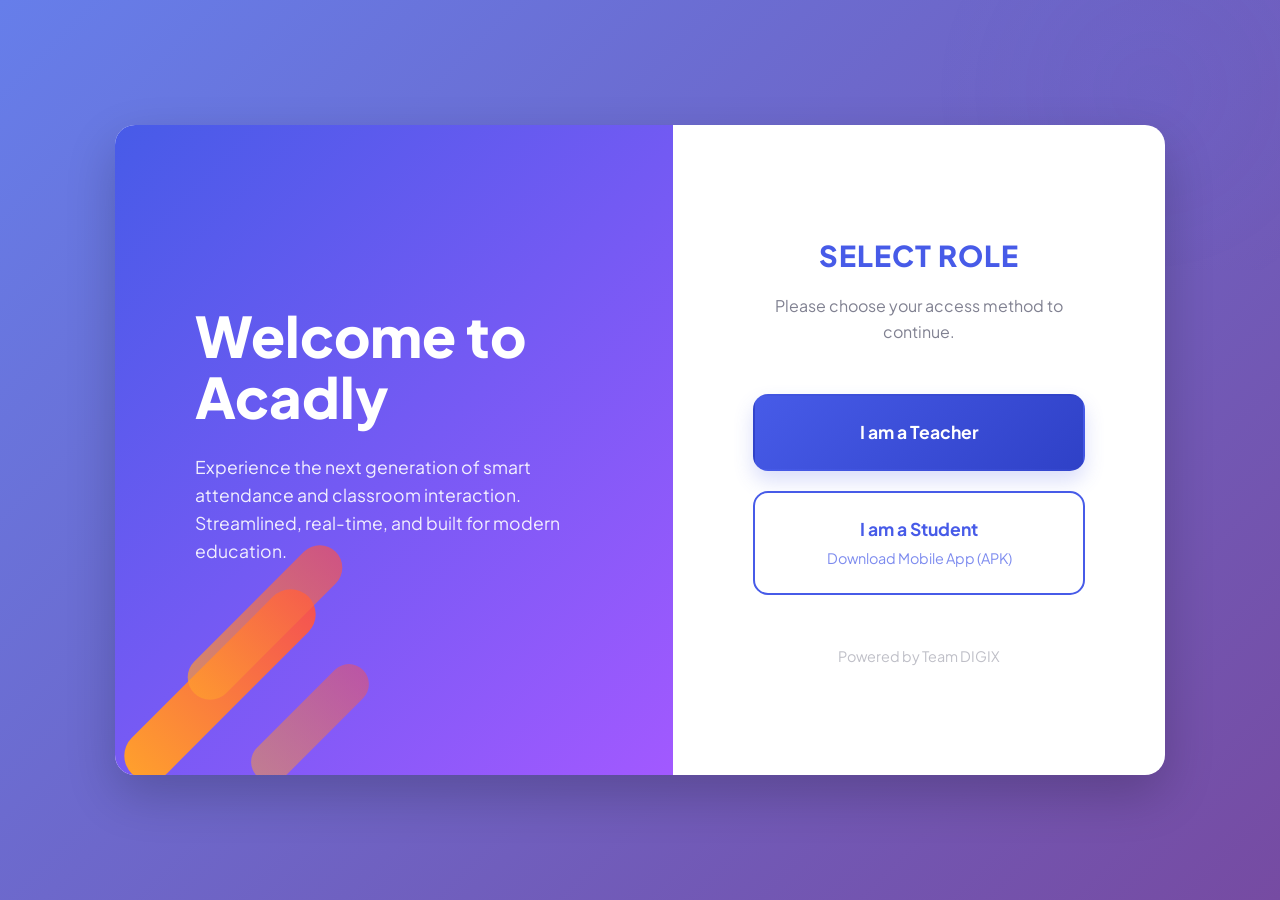
<file: index.html>
<!DOCTYPE html>
<html lang="en">
<head>
    <meta charset="UTF-8">
    <meta name="viewport" content="width=device-width, initial-scale=1.0">
    <title>Acadly | Smart Attendance</title>
    <link rel="icon" type="image/jpeg" href="icon.jpeg">
    <link rel="stylesheet" href="css/style.css">
    <style>
        body {
            background: linear-gradient(135deg, #667eea 0%, #764ba2 100%);
            display: flex;
            justify-content: center;
            align-items: center;
            height: 100vh;
            margin: 0;
            overflow: hidden;
        }

        .main-container {
            display: flex;
            width: 1050px;
            height: 650px;
            background: white;
            border-radius: 20px;
            box-shadow: 0 20px 50px rgba(0,0,0,0.2);
            overflow: hidden;
            position: relative;
        }

        /* Left Side - Welcome Section */
        .welcome-side {
            flex: 1.2;
            background: linear-gradient(135deg, #475BE8 0%, #A259FF 100%);
            padding: 80px;
            color: white;
            display: flex;
            flex-direction: column;
            justify-content: center;
            position: relative;
            z-index: 1;
        }

        .welcome-side h1 {
            font-size: 3.5rem;
            font-weight: 800;
            margin-bottom: 25px;
            line-height: 1.1;
        }

        .welcome-side p {
            font-size: 1.1rem;
            opacity: 0.9;
            line-height: 1.6;
            margin-bottom: 30px;
        }

        /* Design Elements (The colored pills/shapes) */
        .shape {
            position: absolute;
            background: rgba(255, 255, 255, 0.1);
            border-radius: 50px;
            transform: rotate(-45deg);
            z-index: -1;
        }

        .shape-1 { width: 250px; height: 50px; bottom: 10%; left: -20px; background: linear-gradient(90deg, #FF9F2D, #F45252); }
        .shape-2 { width: 200px; height: 45px; bottom: 20%; left: 50px; background: linear-gradient(90deg, #FF9F2D, #F45252); opacity: 0.7; }
        .shape-3 { width: 150px; height: 40px; bottom: 5%; left: 120px; background: linear-gradient(90deg, #FF9F2D, #F45252); opacity: 0.5; }

        /* Right Side - Selection Section */
        .selection-side {
            flex: 1;
            padding: 80px;
            display: flex;
            flex-direction: column;
            justify-content: center;
            align-items: center;
            text-align: center;
        }

        .selection-side h2 {
            color: #475BE8;
            font-weight: 800;
            margin-bottom: 15px;
            font-size: 1.8rem;
            text-transform: uppercase;
            letter-spacing: 1px;
        }

        .selection-side p {
            color: var(--text-body);
            margin-bottom: 50px;
            font-size: 1rem;
        }

        .options-group {
            width: 100%;
            display: flex;
            flex-direction: column;
            gap: 20px;
        }

        .option-btn {
            width: 100%;
            padding: 22px;
            border-radius: 15px;
            font-weight: 700;
            font-size: 1.1rem;
            cursor: pointer;
            transition: all 0.3s ease;
            text-decoration: none;
            display: flex;
            align-items: center;
            justify-content: center;
            gap: 10px;
            border: 2px solid transparent;
        }

        .teacher-opt {
            background: var(--primary-gradient);
            color: white;
            box-shadow: 0 10px 20px rgba(71, 91, 232, 0.2);
        }

        .teacher-opt:hover {
            transform: translateY(-3px);
            box-shadow: 0 15px 30px rgba(71, 91, 232, 0.3);
        }

        .student-opt {
            background: white;
            color: #475BE8;
            border-color: #475BE8;
        }

        .student-opt:hover {
            background: #f8f9ff;
            transform: translateY(-3px);
        }

        .student-opt span {
            font-size: 0.9rem;
            opacity: 0.7;
            font-weight: 400;
        }

        @media (max-width: 1100px) {
            .main-container { width: 95%; height: auto; flex-direction: column; max-height: 95vh; overflow-y: auto; }
            .welcome-side { padding: 40px; }
            .selection-side { padding: 40px; }
        }
    </style>
</head>
<body>
    <div class="main-container">
        <!-- Left Side -->
        <div class="welcome-side">
            <h1>Welcome to Acadly</h1>
            <p>Experience the next generation of smart attendance and classroom interaction. Streamlined, real-time, and built for modern education.</p>

            <!-- Visual Shapes -->
            <div class="shape shape-1"></div>
            <div class="shape shape-2"></div>
            <div class="shape shape-3"></div>
        </div>

        <!-- Right Side -->
        <div class="selection-side">
            <h2>Select Role</h2>
            <p>Please choose your access method to continue.</p>

            <div class="options-group">
                <a href="login.html" class="option-btn teacher-opt">
                    I am a Teacher
                </a>

                <!-- This will trigger a download -->
                <a href="Acadly.apk" download class="option-btn student-opt">
                    <div>
                        I am a Student
                        <br>
                        <span>Download Mobile App (APK)</span>
                    </div>
                </a>
            </div>

            <div style="margin-top: 50px; opacity: 0.5; font-size: 0.9rem; color: var(--text-body);">
                Powered by Team DIGIX
            </div>
        </div>
    </div>
</body>
</html>
</file>
<file: css/style.css>
@import url('https://fonts.googleapis.com/css2?family=Plus+Jakarta+Sans:wght@300;400;500;600;700;800&display=swap');

:root {
    /* Light Mode Variables */
    --primary: #475BE8;
    --primary-soft: rgba(71, 91, 232, 0.1);
    --primary-gradient: linear-gradient(135deg, #475BE8 0%, #2F41C7 100%);
    --bg-main: #F4F7FE;
    --panel-white: #FFFFFF;
    --text-heading: #11142D;
    --text-body: #808191;
    --success: #2ED480;
    --danger: #F45252;
    --border-light: #E4E4E4;
    --radius-xl: 30px;
    --radius-lg: 18px;
    --radius-md: 12px;
    --shadow-premium: 0px 20px 50px rgba(0, 0, 0, 0.05);
    --shadow-glow: 0px 10px 30px rgba(71, 91, 232, 0.15);
    --transition: all 0.3s cubic-bezier(0.4, 0, 0.2, 1);
    --acadly-logo: #475BE8;
}

/* Dark Mode Variables */
[data-theme="dark"] {
    --bg-main: #0B1437;
    --panel-white: #111C44;
    --text-heading: #FFFFFF;
    --text-body: #A3AED0;
    --border-light: rgba(255, 255, 255, 0.1);
    --shadow-premium: 0px 20px 50px rgba(0, 0, 0, 0.3);
    --primary-soft: rgba(71, 91, 232, 0.2);
    --primary: #707EFA;
    --acadly-logo: #FFFFFF;
}

* {
    box-sizing: border-box;
    margin: 0;
    padding: 0;
    font-family: 'Plus Jakarta Sans', sans-serif;
}

body {
    background-color: var(--bg-main);
    color: var(--text-heading);
    line-height: 1.6;
    min-height: 100vh;
    transition: background-color 0.3s ease, color 0.3s ease;
}

/* Background Accents */
body::before {
    content: '';
    position: fixed;
    top: -10%;
    right: -10%;
    width: 40%;
    height: 40%;
    background: radial-gradient(circle, rgba(71, 91, 232, 0.05) 0%, transparent 70%);
    z-index: -1;
}

/* Auth Cards Redesign */
.centered-body {
    display: flex;
    justify-content: center;
    align-items: center;
    padding: 24px;
    min-height: 100vh;
}

.auth-card {
    background: var(--panel-white);
    padding: 4rem 3rem;
    border-radius: var(--radius-xl);
    width: 100%;
    max-width: 480px;
    box-shadow: var(--shadow-premium);
    border: 1px solid var(--border-light);
    text-align: center;
}

.auth-card h1 {
    font-size: 2.75rem;
    font-weight: 800;
    letter-spacing: -0.03em;
    color: var(--acadly-logo);
    margin-bottom: 0.5rem;
}

.auth-card p {
    color: var(--text-body);
    margin-bottom: 3rem;
    font-weight: 500;
}

/* Advanced Inputs */
.form-group {
    margin-bottom: 1.5rem;
    text-align: left;
}

label {
    font-size: 0.85rem;
    font-weight: 700;
    color: var(--text-heading);
    margin-bottom: 10px;
    display: block;
    margin-left: 5px;
}

input, textarea {
    width: 100%;
    padding: 16px 20px;
    background: var(--bg-main);
    border: 1px solid var(--border-light);
    border-radius: var(--radius-md);
    font-size: 1rem;
    transition: var(--transition);
    color: var(--text-heading);
    font-weight: 500;
}

input:focus, textarea:focus {
    outline: none;
    border-color: var(--primary);
    box-shadow: 0px 10px 25px rgba(71, 91, 232, 0.06);
}

/* Premium Buttons */
.btn {
    padding: 16px 30px;
    border-radius: var(--radius-md);
    font-weight: 700;
    font-size: 1rem;
    cursor: pointer;
    transition: all 0.3s cubic-bezier(0.175, 0.885, 0.32, 1.275);
    border: none;
    display: flex;
    align-items: center;
    justify-content: center;
    gap: 12px;
}

.btn-primary {
    background: var(--primary-gradient);
    color: white;
    box-shadow: var(--shadow-glow);
}

.btn-primary:hover:not(:disabled) {
    transform: translateY(-4px);
    box-shadow: 0px 15px 40px rgba(71, 91, 232, 0.25);
}

.btn-primary:disabled {
    background: #D1D1D1;
    cursor: not-allowed;
    box-shadow: none;
}

.btn-secondary {
    background: var(--primary-soft);
    color: var(--primary);
}

[data-theme="dark"] .btn-secondary {
    background: rgba(255, 255, 255, 0.05);
    color: #FFFFFF;
    border: 1px solid rgba(255, 255, 255, 0.1);
}

.btn-secondary:hover {
    background: rgba(71, 91, 232, 0.15);
    transform: translateY(-2px);
}

.btn-danger {
    background: #FFF0F0;
    color: var(--danger);
}

[data-theme="dark"] .btn-danger {
    background: rgba(244, 82, 82, 0.1);
    color: #FF8080;
}

.btn-danger:hover:not(:disabled) {
    background: var(--danger);
    color: white;
    transform: translateY(-2px);
}

/* Header Glassmorphism */
header {
    background: var(--panel-white);
    backdrop-filter: blur(20px);
    padding: 1.25rem 5rem;
    display: flex;
    justify-content: space-between;
    align-items: center;
    border-bottom: 1px solid var(--border-light);
    position: sticky;
    top: 0;
    z-index: 1000;
}

header h1 {
    font-size: 1.75rem;
    font-weight: 800;
    color: var(--acadly-logo);
}

.user-info {
    display: flex;
    align-items: center;
    gap: 20px;
}

.logout-btn {
    padding: 10px 20px !important;
    font-size: 0.9rem !important;
}

/* Theme Toggle Button */
.theme-toggle-btn {
    background: var(--primary-soft);
    border: 1px solid var(--border-light);
    width: 42px;
    height: 42px;
    border-radius: 12px;
    cursor: pointer;
    font-size: 1.2rem;
    display: flex;
    align-items: center;
    justify-content: center;
    transition: var(--transition);
}

[data-theme="dark"] .theme-toggle-btn {
    background: rgba(255, 255, 255, 0.05);
    color: #FFFFFF;
}

.theme-toggle-btn:hover {
    transform: scale(1.1);
    background: var(--border-light);
}

/* Sidebar & Dashboard Layout */
main.dashboard-container {
    max-width: 1440px;
    margin: 3.5rem auto;
    display: grid;
    grid-template-columns: 280px 1fr;
    gap: 35px;
    padding: 0 5rem;
}

.panel {
    background: var(--panel-white);
    padding: 2.5rem;
    border-radius: var(--radius-xl);
    box-shadow: var(--shadow-premium);
    border: 1px solid var(--border-light);
}

.panel h2 {
    font-size: 1.6rem;
    font-weight: 800;
    margin-bottom: 2rem;
}

/* Navigation Buttons */
#dashboard-nav {
    display: flex;
    flex-direction: column;
    gap: 12px;
}

.nav-btn {
    width: 100%;
    padding: 16px 20px;
    border: none;
    border-radius: var(--radius-md);
    background: transparent;
    color: var(--text-body);
    font-size: 1rem;
    font-weight: 600;
    text-align: left;
    cursor: pointer;
    transition: var(--transition);
    display: flex;
    align-items: center;
    gap: 12px;
}

.nav-btn.active {
    background: var(--primary-soft);
    color: var(--primary);
}

/* QR Section */
.qr-section {
    display: flex;
    flex-direction: column;
    align-items: flex-start;
    width: 100%;
}

.session-controls {
    display: flex;
    flex-direction: row;
    gap: 16px;
    width: 100%;
    max-width: 500px;
    margin: 0;
    justify-content: flex-start;
}

#qrcode-wrapper {
    background: #FFFFFF;
    padding: 2rem;
    border-radius: var(--radius-xl);
    box-shadow: 0px 10px 40px rgba(0, 0, 0, 0.05);
    margin: 2rem 0;
    border: 1px solid var(--border-light);
    align-self: center;
}

/* Stats */
.stats-grid {
    display: grid;
    grid-template-columns: repeat(2, 1fr);
    gap: 24px;
    margin-top: 2.5rem;
    width: 100%;
}

.stat-card {
    background: var(--bg-main);
    padding: 2rem 1.5rem;
    border-radius: var(--radius-lg);
    text-align: center;
    border: 1px solid var(--border-light);
}

.stat-value {
    font-size: 2.75rem;
    font-weight: 800;
    color: var(--primary);
}

/* History Cards */
.history-card {
    margin-bottom: 16px;
    padding: 1.5rem 2rem;
    border-radius: var(--radius-lg);
    border: 1px solid var(--border-light);
    background: var(--panel-white);
    display: flex;
    justify-content: space-between;
    align-items: center;
    transition: var(--transition);
    position: relative;
}

.history-card:hover {
    transform: scale(1.01);
    box-shadow: var(--shadow-premium);
    border-color: var(--primary);
}

.delete-history-btn {
    padding: 8px 18px !important;
    font-size: 0.75rem !important;
    background: #FFF0F0 !important;
    color: var(--danger) !important;
    border-radius: 10px !important;
    font-weight: 800 !important;
    text-transform: uppercase;
    letter-spacing: 0.5px;
    transition: var(--transition) !important;
}

.delete-history-btn:hover {
    background: var(--danger) !important;
    color: white !important;
    transform: translateY(-2px);
}

.flagged-list {
    list-style: none;
    padding: 0;
}

.flagged-item {
    padding: 1rem 1.5rem;
    border-radius: var(--radius-md);
    border: 1px solid var(--border-light);
    margin-bottom: 12px;
    display: flex;
    justify-content: space-between;
    align-items: center;
    background-color: var(--panel-white);
    transition: var(--transition);
}

.flagged-item:hover {
    transform: translateY(-2px);
    box-shadow: 0px 8px 25px rgba(0, 0, 0, 0.05);
    border-color: var(--primary);
}

.status-tag {
    padding: 8px 18px;
    border-radius: 10px;
    font-size: 0.75rem;
    font-weight: 800;
    text-transform: uppercase;
    letter-spacing: 0.5px;
}

.status-tag.present { background: #E9FBF3; color: var(--success); }
.status-tag.manual { background: #F0F2FF; color: var(--primary); }

/* Tabs */
.tab-pane {
    display: none;
}
.tab-pane.active {
    display: block;
    animation: fadeIn 0.4s ease;
}

@keyframes fadeIn {
    from { opacity: 0; transform: translateY(10px); }
    to { opacity: 1; transform: translateY(0); }
}

@media (max-width: 1200px) {
    main.dashboard-container { grid-template-columns: 1fr; }
    header { padding: 1rem 2rem; }
}
</file>
